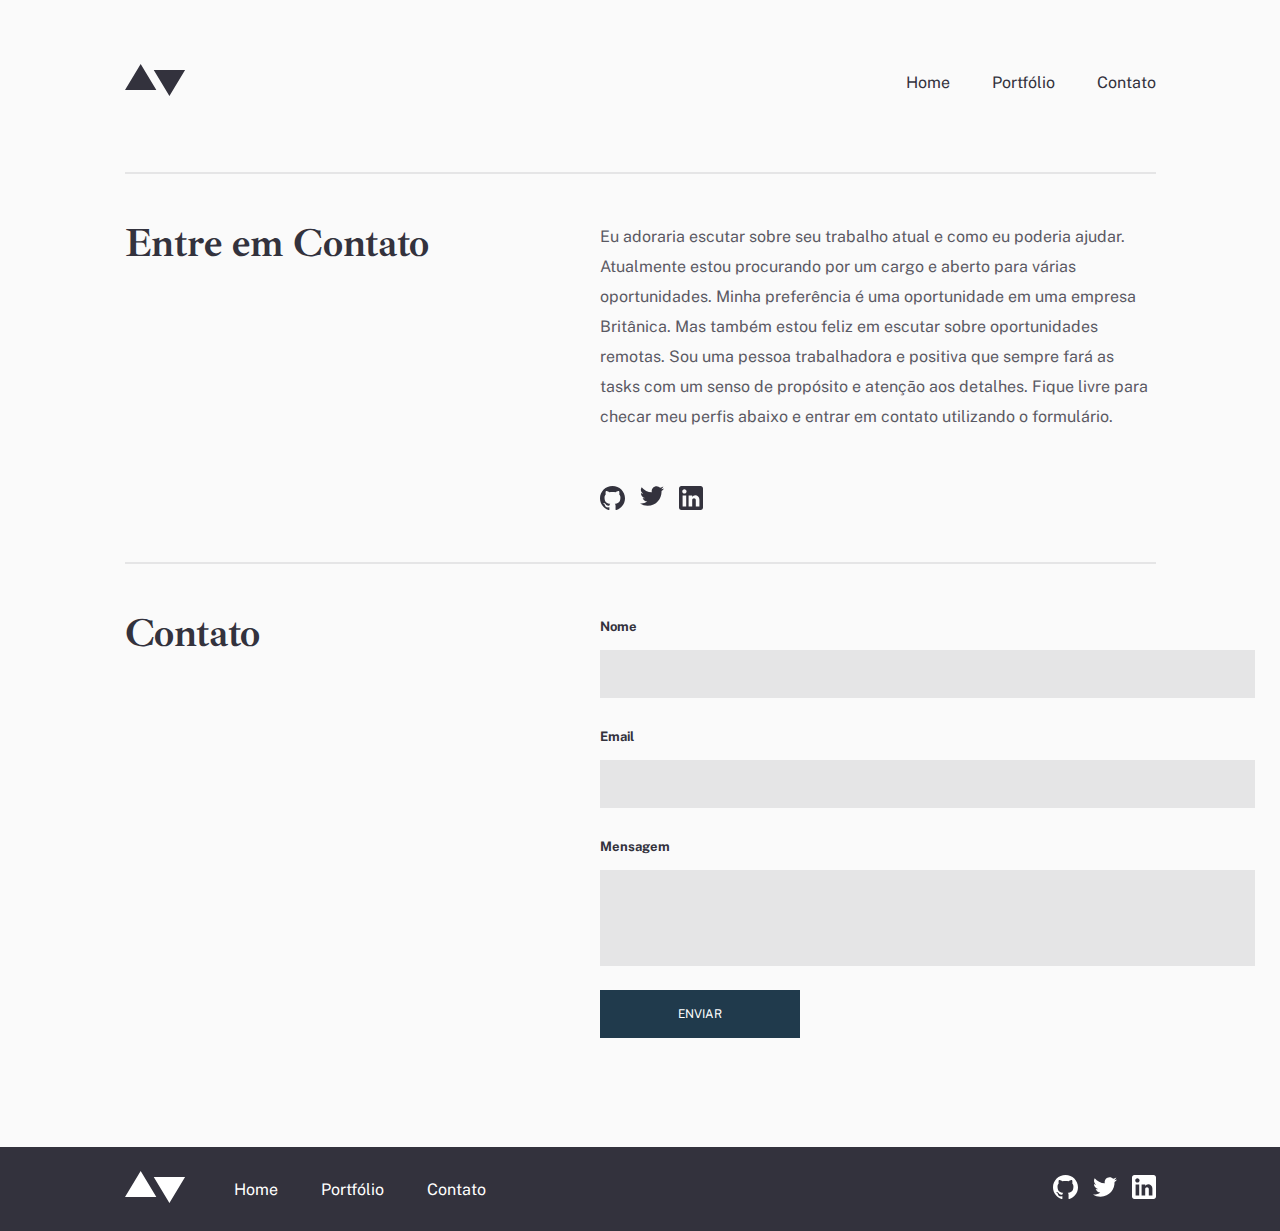
<file: pages/contato/index.html>
<!DOCTYPE html>
<html lang="pt">

<head>
    <meta charset="UTF-8">
    <link rel="stylesheet" href="style.css">
    <link rel="stylesheet" href="/css/global.css">
    <meta name="viewport" content="width=device-width, initial-scale=1.0">
    <link rel="preconnect" href="https://fonts.googleapis.com">
    <link rel="preconnect" href="https://fonts.gstatic.com" crossorigin>
    <link href="https://fonts.googleapis.com/css2?family=Ibarra+Real+Nova:wght@400;700&family=Public+Sans&display=swap"
        rel="stylesheet">
    <title>Contato</title>
</head>

<body>
    <header class="header">
        <a href="/pages/home/index.html"><img src="/assets/logo-dark.svg"></a>
        <nav class="header__nav">
            <ul class="header__ul">
                <li class="header__link"><a href="/pages/home/index.html">Home</a></li>
                <li class="header__link"><a href="/pages/portfolio/index.html">Portfólio</a></li>
                <li class="header__link"><a href="/pages/contato/index.html">Contato</a></li>
            </ul>
        </nav>
    </header>
    <hr class="contato__line-top">
    <div class="entre-em-contato__container">
        <div class="entre-em-contato__title">
            <h2 class="entre-em-contato__container--title">Entre em Contato</h2>
        </div>
        <div class="entre-em-contato__text">
            <p class="entre-em-contato__container--text body1">
                Eu adoraria escutar sobre seu trabalho atual e como eu poderia ajudar. Atualmente estou procurando por um cargo e aberto para várias oportunidades. Minha preferência é uma oportunidade em uma empresa Britânica. Mas também estou feliz em escutar sobre oportunidades remotas. Sou uma pessoa trabalhadora e positiva que sempre fará as tasks com um senso de propósito e atenção aos detalhes. Fique livre para checar meu perfis abaixo e entrar em contato utilizando o formulário.
            </p>
            <div class="entre-em-contato--redes-sociais">
                <ul class="entre-em-contato__ul--redes-sociais">
                    <li class="entre-em-contato__link--redes-sociais"><img src="/assets/icons/github-dark.svg"></li>
                    <li class="entre-em-contato__link--redes-sociais"><img src="/assets/icons/twitter-dark.svg"></li>
                    <li class="entre-em-contato__link--redes-sociais"><img src="/assets/icons/linkedin-dark.svg"></li>
                </ul>
            </div>
        </div>
    </div>
    <hr class="contato__line-bottom">
    <div class="contato__container">
        <div class="entre-em-contato__title">
            <h2 class="entre-em-contato__container--title">Contato</h2>
        </div>
        <div class="contato__inputs">
            <div class="nome__input">
                <label for="nome-txt">Nome</label>
                <input id="nome-txt" type="text">
            </div>
            <div class="email__input">
                <label for="email-txt">Email</label>
                <input id="email-txt" type="text">
            </div>
            <div class="msg__input">
                <label for="msg-txt">Mensagem</label>
                <input id="msg-txt" type="text">
            </div>
            <a class="input__btn primary-btn" href="">Enviar</a>
        </div>
    </div>
    <footer class="footer">
        <div class="footer_menu">
            <a href="/pages/home/index.html"><img class="footer_img" src="/assets/logo-light.svg" alt="logo"></a>
            <nav class="footer__nav--menu">
                <ul class="footer__ul header__ul">
                    <li class="footer__link"><a href="/pages/home/index.html">Home</a></li>
                    <li class="footer__link"><a href="/pages/portfolio/index.html">Portfólio</a></li>
                    <li class="footer__link"><a href="/pages/contato/index.html">Contato</a></li>
                </ul>
            </nav>
        </div>
        <div class="footer_redes-sociais">
            <ul class="footer__ul--redes-sociais">
                <li class="footer__link-redes-sociais"><img src="/assets/icons/github-light.svg"></li>
                <li class="footer__link-redes-sociais"><img src="/assets/icons/twitter-light.svg"></li>
                <li class="footer__link-redes-sociais"><img src="/assets/icons/linkedin-light.svg"></li>
            </ul>
        </div>
    </footer>
</body>
</file>
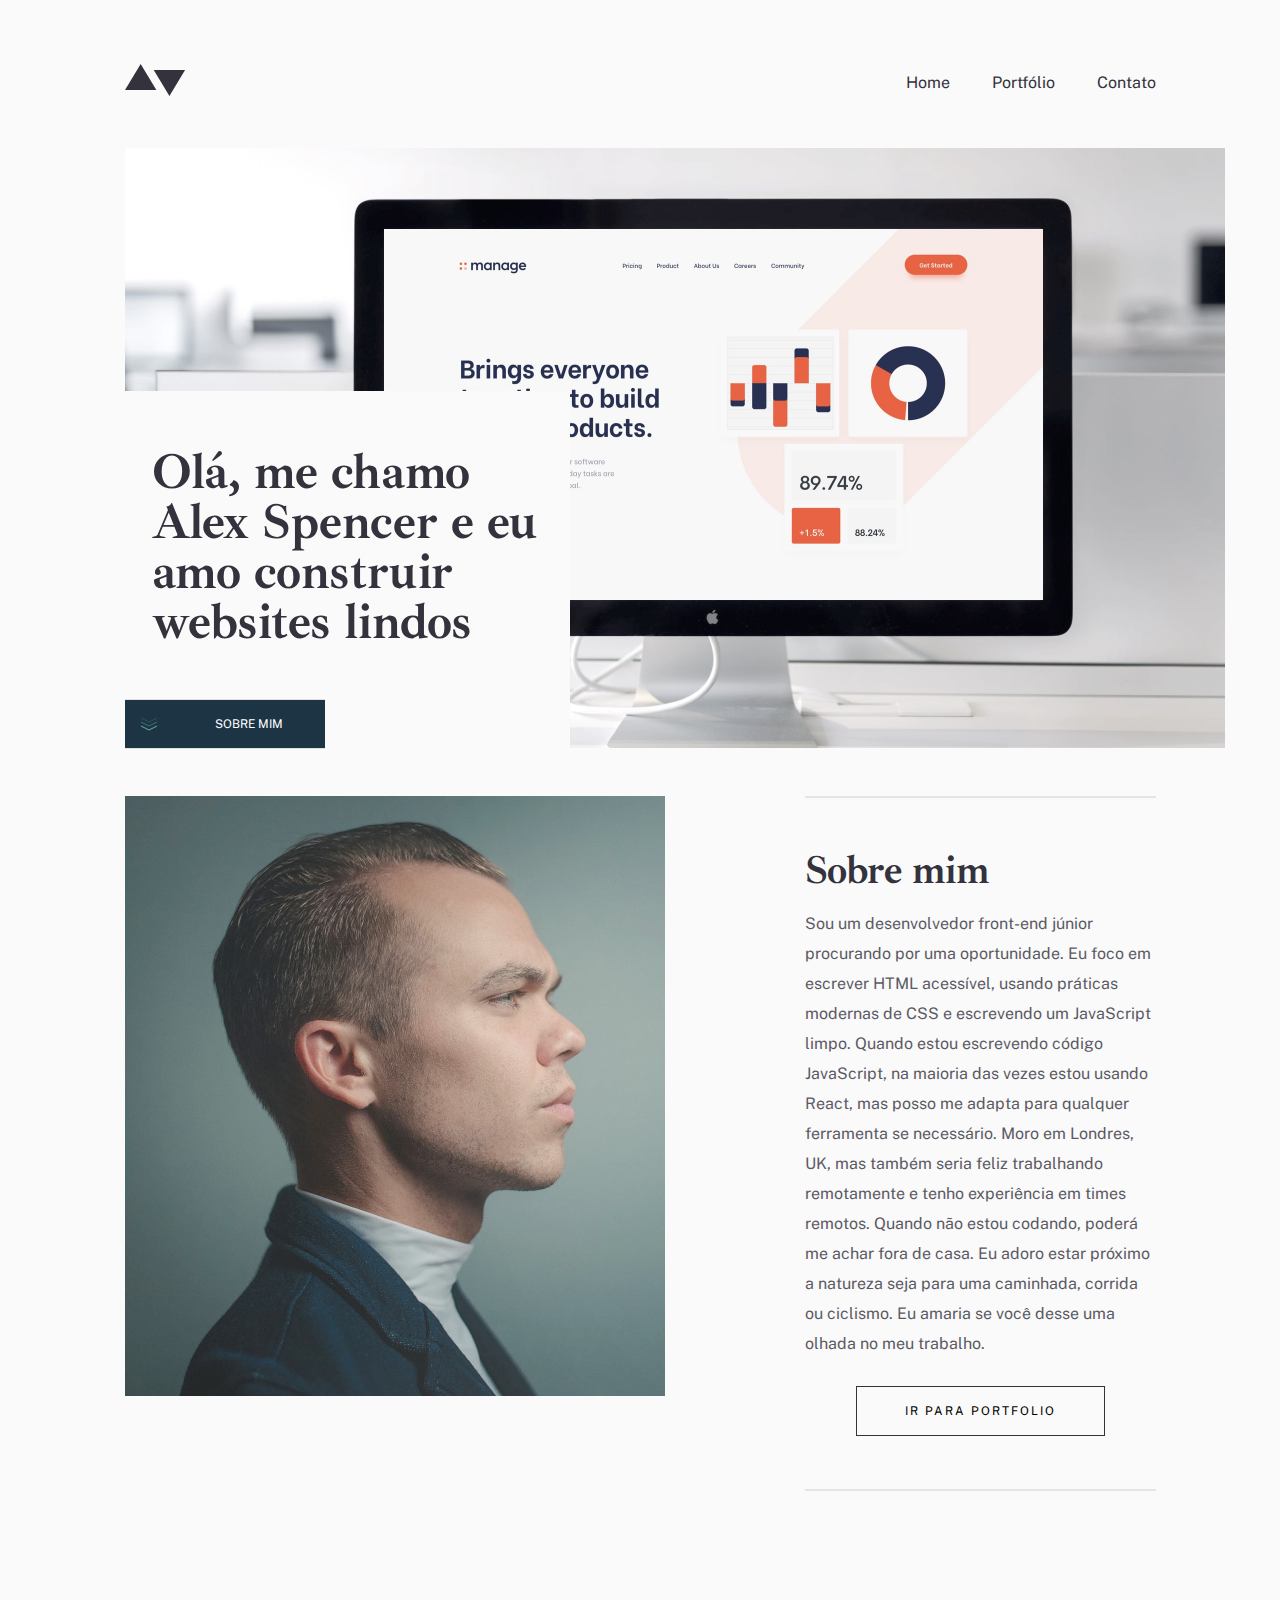
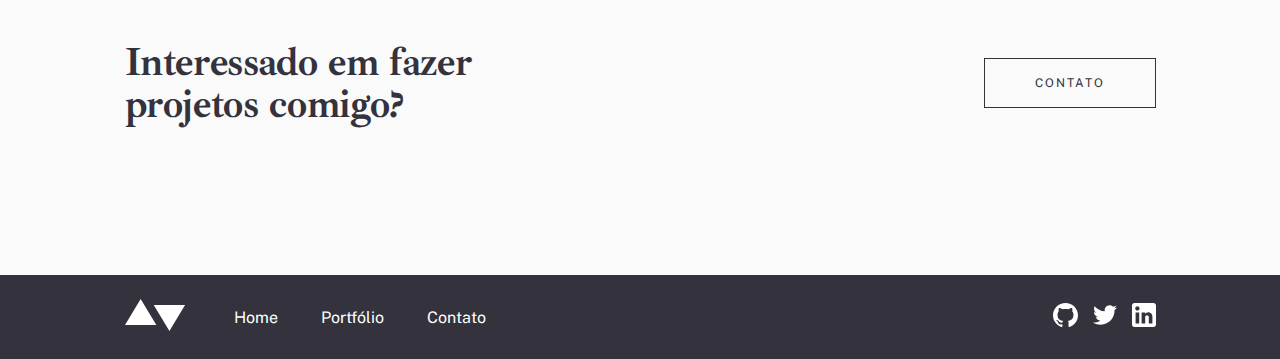
<file: pages/home/index.html>
<!DOCTYPE html>
<html lang="pt">

<head>
    <meta charset="UTF-8">
    <meta http-equiv="X-UA-Compatible" content="IE=edge">
    <link rel="stylesheet" href="style.css">
    <link rel="stylesheet" href="/css/global.css">
    <meta name="viewport" content="width=device-width, initial-scale=1.0">
    <link rel="preconnect" href="https://fonts.googleapis.com">
    <link rel="preconnect" href="https://fonts.gstatic.com" crossorigin>
    <link href="https://fonts.googleapis.com/css2?family=Ibarra+Real+Nova:wght@400;700&family=Public+Sans&display=swap"
        rel="stylesheet">
    <title>Home</title>
</head>


<body>
    <header class="header">
        <a href="/pages/home/index.html"><img src="/assets/logo-dark.svg"></a>
        <nav class="header__nav">
            <ul class="header__ul">
                <li class="header__link"><a href="/pages/home/index.html">Home</a></li>
                <li class="header__link"><a href="/pages/portfolio/index.html">Portfólio</a></li>
                <li class="header__link"><a href="/pages/contato/index.html">Contato</a></li>
            </ul>
        </nav>
    </header>
    <div class="hero-section">
        <div class="hero">
            <h1 class="hero_presentation">
                Olá, me chamo Alex Spencer e eu amo construir websites lindos
            </h1>
            <div class="hero__container_btn">
                <div class="hero__img">
                    <img class="hero__img-btn" src="/assets/icons/down-arrows.svg">
                    <a href="#sobre-mim" class="hero__btn primary-btn">SOBRE MIM</a>
                </div>
                
            </div>
        </div>
    </div>
    <div class="sobre-mim-section">
        <img class="sobre-mim__img" src="/assets/home/image-homepage-profile.jpg" alt="pessoa">
        <div class="sobre-mim_message">
            <hr class="sobre-mim__line-top">
            <h2 id="sobre-mim" class="sobre-mim__titulo">Sobre mim</h2>
            <p class="sobre-mim__text body1">
                Sou um desenvolvedor front-end júnior procurando por uma oportunidade. Eu foco em escrever HTML
                acessível, usando práticas modernas de CSS e escrevendo um JavaScript limpo. Quando estou escrevendo
                código JavaScript, na maioria das vezes estou usando React, mas posso me adapta para qualquer ferramenta
                se necessário. Moro em Londres, UK, mas também seria feliz trabalhando remotamente e tenho experiência
                em times remotos. Quando não estou codando, poderá me achar fora de casa. Eu adoro estar próximo a
                natureza seja para uma caminhada, corrida ou ciclismo. Eu amaria se você desse uma olhada no meu
                trabalho.
            </p>
            <a href="/pages/portfolio/index.html" class="sobre-mim__btn secondary-btn">IR PARA PORTFOLIO</a>
            <hr class="sobre-mim__line-bottom">
        </div>
    </div>
    <div class="contato-section">
        <h2 class="contato_interest">
            Interessado em fazer projetos comigo?
        </h2>
        <a href="/pages/contato/index.html" class="contato__btn secondary-btn">Contato</a>
    </div>
    <footer class="footer">
        <div class="footer_menu">
            <a href="/pages/home/index.html"><img class="footer_img" src="/assets/logo-light.svg" alt="logo"></a>
            <nav class="footer__nav--menu">
                <ul class="footer__ul header__ul">
                    <li class="footer__link"><a href="/pages/home/index.html">Home</a></li>
                    <li class="footer__link"><a href="/pages/portfolio/index.html">Portfólio</a></li>
                    <li class="footer__link"><a href="/pages/contato/index.html">Contato</a></li>
                </ul>
            </nav>
        </div>
        <div class="footer_redes-sociais">
            <ul class="footer__ul--redes-sociais">
                <li class="footer__link-redes-sociais"><img src="/assets/icons/github-light.svg"></li>
                <li class="footer__link-redes-sociais"><img src="/assets/icons/twitter-light.svg"></li>
                <li class="footer__link-redes-sociais"><img src="/assets/icons/linkedin-light.svg"></li>
            </ul>
        </div>
    </footer>
</body>


</html>
</file>
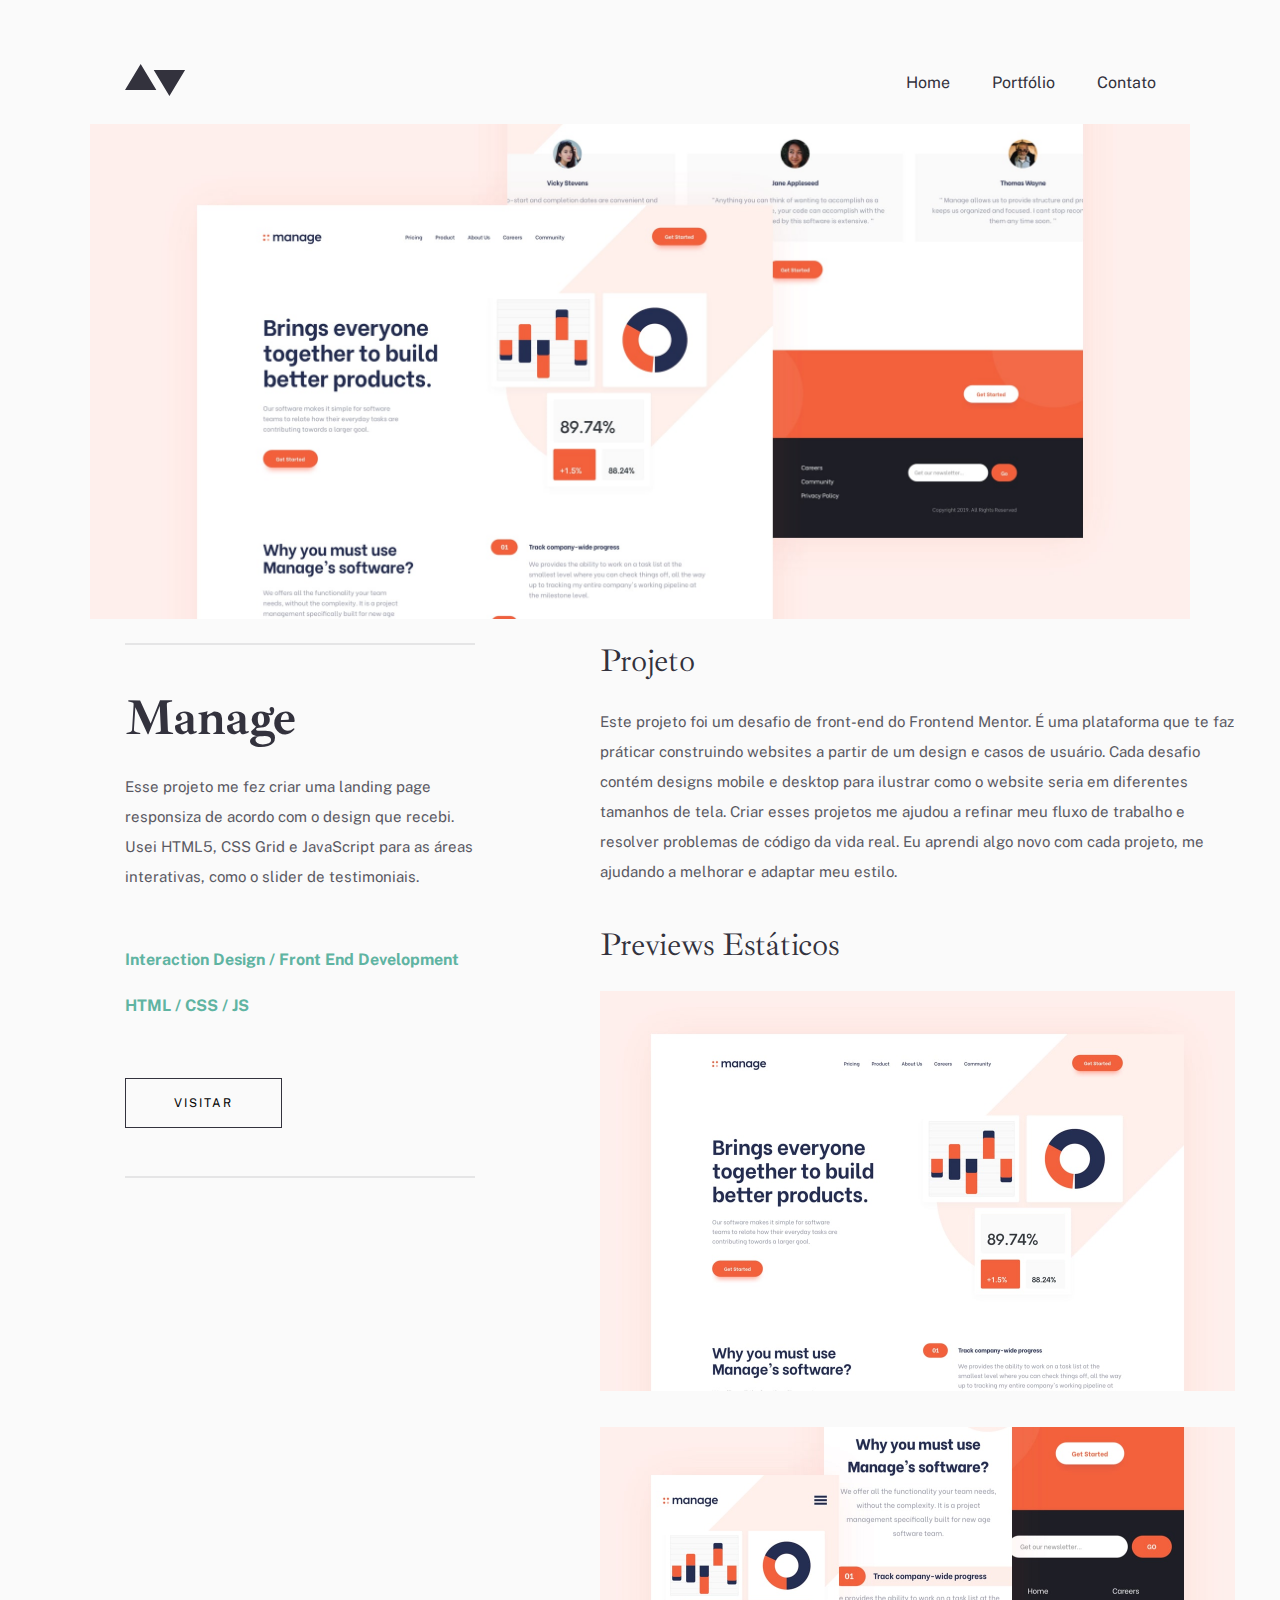
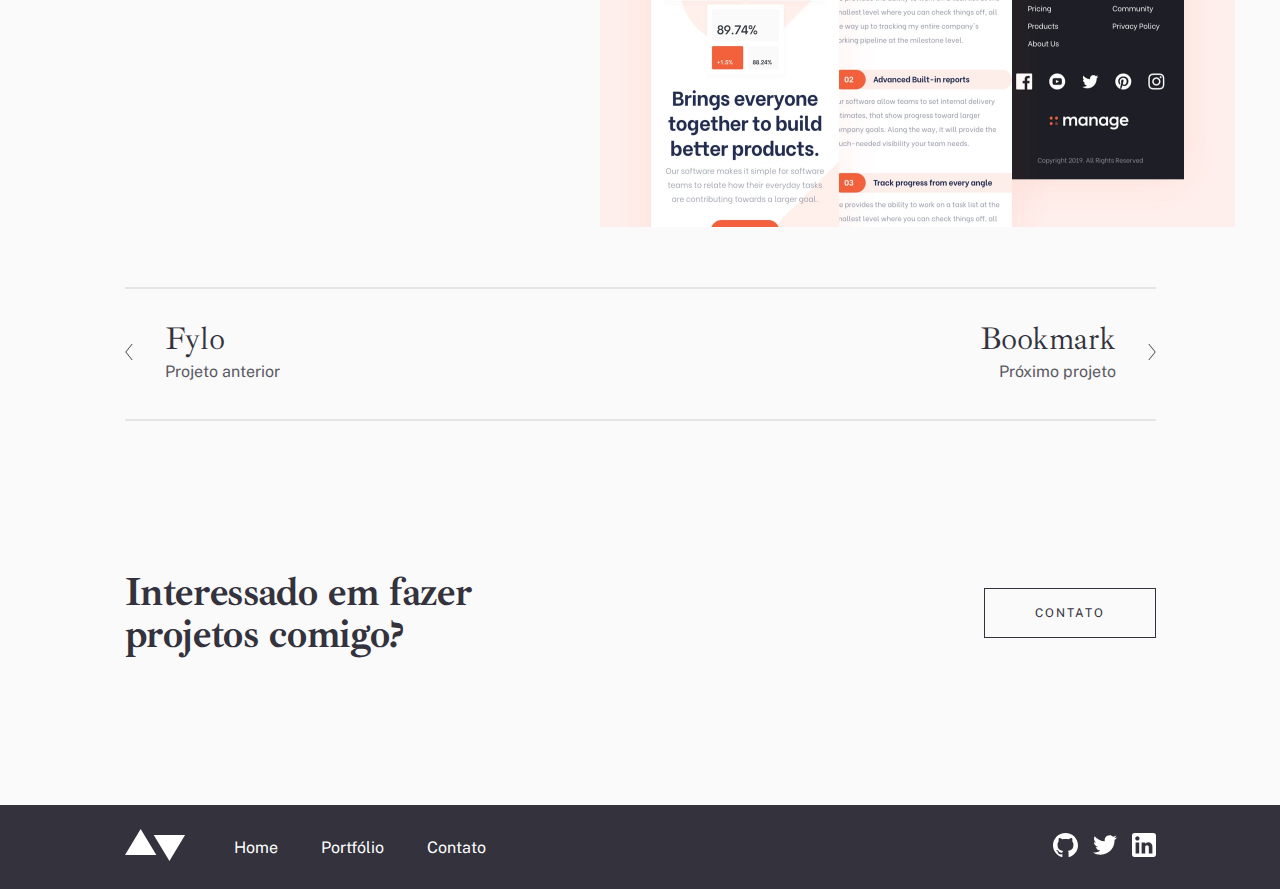
<file: pages/portfolio-01-manage/index.html>
<!DOCTYPE html>
<html lang="pt">

<head>
    <meta charset="UTF-8">
    <link rel="stylesheet" href="style.css">
    <link rel="stylesheet" href="/css/global.css">
    <meta name="viewport" content="width=device-width, initial-scale=1.0">
    <link rel="preconnect" href="https://fonts.googleapis.com">
    <link rel="preconnect" href="https://fonts.gstatic.com" crossorigin>
    <link href="https://fonts.googleapis.com/css2?family=Ibarra+Real+Nova:wght@400;700&family=Public+Sans&display=swap"
        rel="stylesheet">
    <title>Portfólio - Manage</title>
</head>

<body>
    <header class="header">
        <a href="/pages/home/index.html"><img src="/assets/logo-dark.svg"></a>
        <nav class="header__nav">
            <ul class="header__ul">
                <li class="header__link"><a href="/pages/home/index.html">Home</a></li>
                <li class="header__link"><a href="/pages/portfolio/index.html">Portfólio</a></li>
                <li class="header__link"><a href="/pages/contato/index.html">Contato</a></li>
            </ul>
        </nav>
    </header>
    <img class="hero-img" src="/assets/portfolio/manage/image-manage-hero.jpg">
    <div class="portfolio-container">
        <div class="portfolio-manage">
            <hr class="portfolio-manage__line-top">
            <h1 class="portfolio-manage__title">Manage</h1>
            <p class="portfolio-manage__text body2">
                Esse projeto me fez criar uma landing page responsiza de acordo com o design que recebi. Usei HTML5, CSS Grid e JavaScript para as áreas interativas, como o slider de testimoniais.
            </p>
            <span class="portfolio-manage__span t1">Interaction Design / Front End Development</span>
            <span class="portfolio-manage__span t2">HTML / CSS / JS</span>
            <a href="/pages/portfolio-01-manage/index.html" class="portfolio-manage__btn secondary-btn">VISITAR</a>
            <hr class="portfolio-manage__line-bottom">
        </div>
        <div class="portfolio-projeto-preview">
            <h3 class="portfolio-projeto__title">Projeto</h3>
            <p class="portfolio-projeto__text body2">
                Este projeto foi um desafio de front-end do Frontend Mentor.  É uma plataforma que te faz práticar construindo websites  a partir de um design e casos de usuário. Cada desafio contém designs mobile e desktop para ilustrar como o website seria em diferentes tamanhos de tela. Criar esses projetos me ajudou a refinar meu fluxo de trabalho e resolver problemas de código da vida real. Eu aprendi algo novo com cada projeto, me ajudando a melhorar e adaptar meu estilo.
            </p>
            <h3 class="portfolio-preview__title">Previews Estáticos</h3>
            <img src="/assets/portfolio/manage/image-manage-preview-1.jpg">
            <img src="/assets/portfolio/manage/image-manage-preview-2.jpg">
        </div>
    </div>
    <hr class="projects-bar__line-top">
    <div class="projects-bar">
        <div class="projects-bar__container-fylo">
            <a href="/pages/portfolio-04-fylo/index.html"><img class="projects-bar__img" src="/assets/icons/arrow-left.svg"></a> 
            <div class="projects-bar__texts-fylo">
                <h3 projects-bar--title>Fylo</h3>
                <p class="projects-bar--text body1">
                    Projeto anterior
                </p>
            </div>
        </div>
        <div class="projects-bar__container-bookmark">
            <div class="projects-bar__texts-bookmark">
                <h3 projects-bar--title>Bookmark</h3>
                <p class="projects-bar--text body1">
                    Próximo projeto
                </p>
            </div>
            <a href="/pages/portfolio-02-bookmark/index.html"><img class="projects-bar__img" src="/assets/icons/arrow-right.svg"></a>
        </div>
    </div>
    <hr class="projects-bar__line-bottom">
    <div class="contato-section">
        <h2 class="contato_interest">
            Interessado em fazer projetos comigo?
        </h2>
        <a href="#" class="contato__btn secondary-btn">Contato</a>
    </div>
    <footer class="footer">
        <div class="footer_menu">
            <a href="/pages/home/index.html"><img class="footer_img" src="/assets/logo-light.svg" alt="logo"></a>
            <nav class="footer__nav--menu">
                <ul class="footer__ul header__ul">
                    <li class="footer__link"><a href="/pages/home/index.html">Home</a></li>
                    <li class="footer__link"><a href="/pages/portfolio/index.html">Portfólio</a></li>
                    <li class="footer__link"><a href="/pages/contato/index.html">Contato</a></li>
                </ul>
            </nav>
        </div>
        <div class="footer_redes-sociais">
            <ul class="footer__ul--redes-sociais">
                <li class="footer__link-redes-sociais"><img src="/assets/icons/github-light.svg"></li>
                <li class="footer__link-redes-sociais"><img src="/assets/icons/twitter-light.svg"></li>
                <li class="footer__link-redes-sociais"><img src="/assets/icons/linkedin-light.svg"></li>
            </ul>
        </div>
    </footer>
</body>
</file>
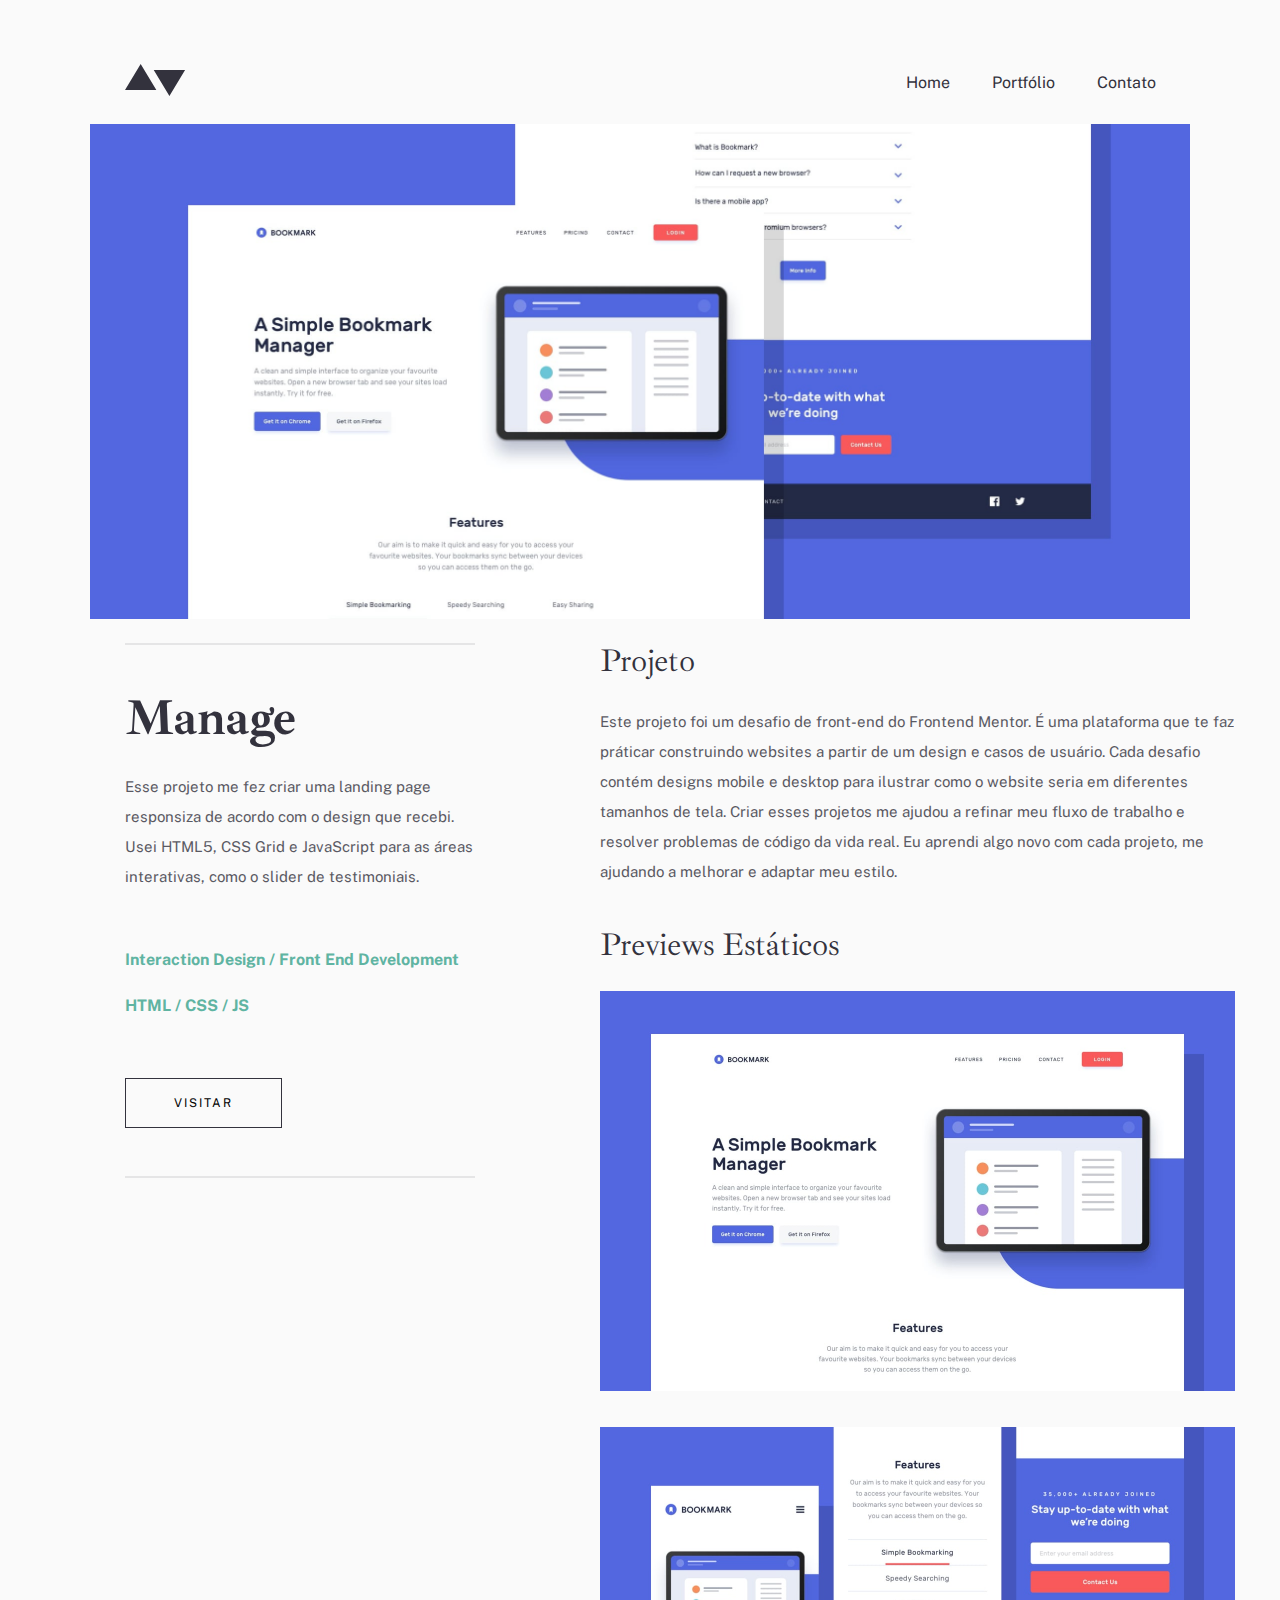
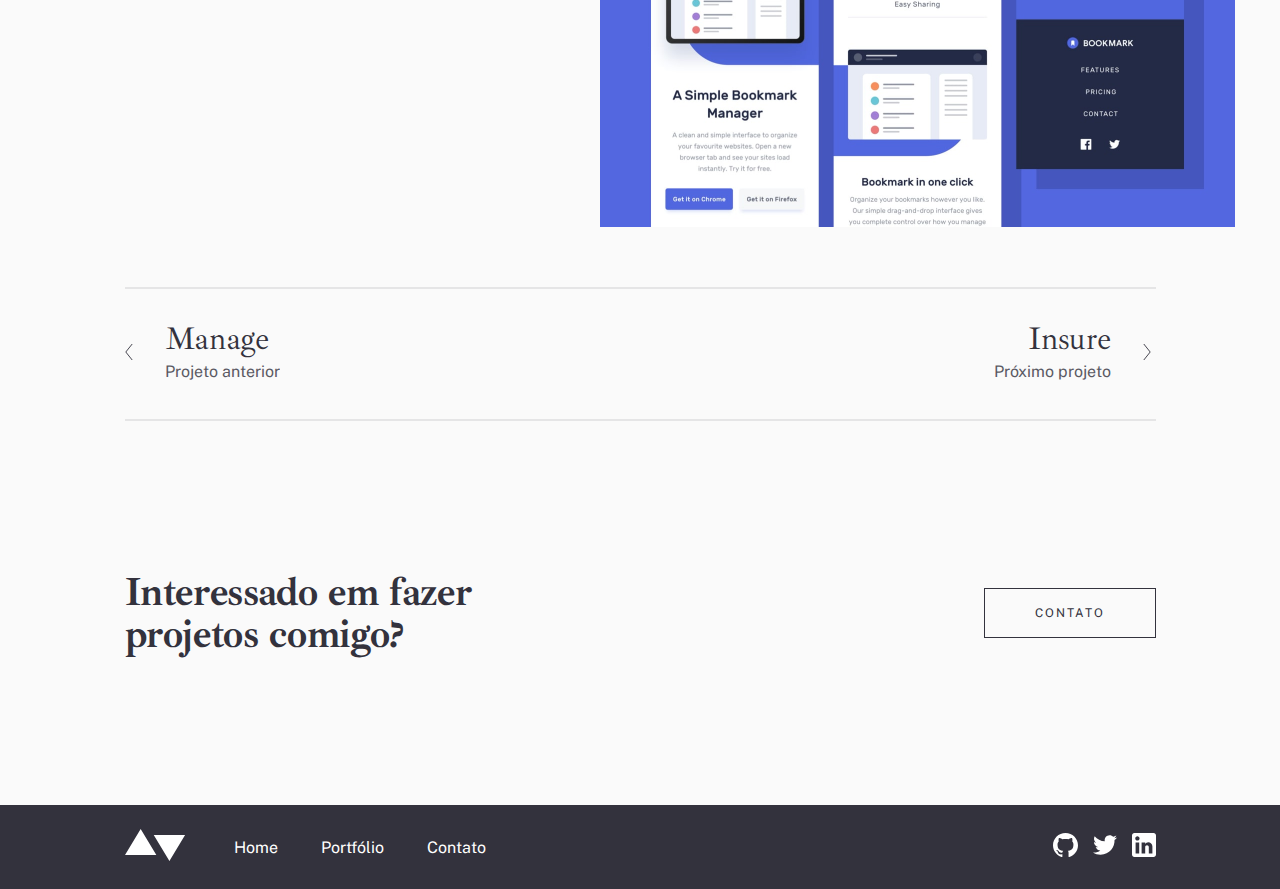
<file: pages/portfolio-02-bookmark/index.html>
<!DOCTYPE html>
<html lang="pt">

<head>
    <meta charset="UTF-8">
    <link rel="stylesheet" href="/pages/portfolio-01-manage/style.css">
    <link rel="stylesheet" href="/css/global.css">
    <meta name="viewport" content="width=device-width, initial-scale=1.0">
    <link rel="preconnect" href="https://fonts.googleapis.com">
    <link rel="preconnect" href="https://fonts.gstatic.com" crossorigin>
    <link href="https://fonts.googleapis.com/css2?family=Ibarra+Real+Nova:wght@400;700&family=Public+Sans&display=swap"
        rel="stylesheet">
    <title>Portfólio - Bookmark</title>
</head>

<body>
    <header class="header">
        <a href="/pages/home/index.html"><img src="/assets/logo-dark.svg"></a>
        <nav class="header__nav">
            <ul class="header__ul">
                <li class="header__link"><a href="/pages/home/index.html">Home</a></li>
                <li class="header__link"><a href="/pages/portfolio/index.html">Portfólio</a></li>
                <li class="header__link"><a href="/pages/contato/index.html">Contato</a></li>
            </ul>
        </nav>
    </header>
    <img class="hero-img" src="/assets/portfolio/bookmark/image-bookmark-hero.jpg">
    <div class="portfolio-container">
        <div class="portfolio-manage">
            <hr class="portfolio-manage__line-top">
            <h1 class="portfolio-manage__title">Manage</h1>
            <p class="portfolio-manage__text body2">
                Esse projeto me fez criar uma landing page responsiza de acordo com o design que recebi. Usei HTML5, CSS Grid e JavaScript para as áreas interativas, como o slider de testimoniais.
            </p>
            <span class="portfolio-manage__span t1">Interaction Design / Front End Development</span>
            <span class="portfolio-manage__span t2">HTML / CSS / JS</span>
            <a href="/pages/portfolio-01-manage/index.html" class="portfolio-manage__btn secondary-btn">VISITAR</a>
            <hr class="portfolio-manage__line-bottom">
        </div>
        <div class="portfolio-projeto-preview">
            <h3 class="portfolio-projeto__title">Projeto</h3>
            <p class="portfolio-projeto__text body2">
                Este projeto foi um desafio de front-end do Frontend Mentor.  É uma plataforma que te faz práticar construindo websites  a partir de um design e casos de usuário. Cada desafio contém designs mobile e desktop para ilustrar como o website seria em diferentes tamanhos de tela. Criar esses projetos me ajudou a refinar meu fluxo de trabalho e resolver problemas de código da vida real. Eu aprendi algo novo com cada projeto, me ajudando a melhorar e adaptar meu estilo.
            </p>
            <h3 class="portfolio-preview__title">Previews Estáticos</h3>
            <img src="/assets/portfolio/bookmark/image-bookmark-preview-1.jpg">
            <img src="/assets/portfolio/bookmark/image-bookmark-preview-2.jpg">
        </div>
    </div>
    <hr class="projects-bar__line-top">
    <div class="projects-bar">
        <div class="projects-bar__container-fylo">
            <a href="/pages/portfolio-01-manage/index.html"><img class="projects-bar__img" src="/assets/icons/arrow-left.svg"></a> 
            <div class="projects-bar__texts-fylo">
                <h3 projects-bar--title>Manage</h3>
                <p class="projects-bar--text body1">
                    Projeto anterior
                </p>
            </div>
        </div>
        <div class="projects-bar__container-bookmark">
            <div class="projects-bar__texts-bookmark">
                <h3 projects-bar--title>Insure</h3>
                <p class="projects-bar--text body1">
                    Próximo projeto
                </p>
            </div>
            <a href="/pages/portfolio-03-insure/index.html"><img class="projects-bar__img" src="/assets/icons/arrow-right.svg"></a> 
        </div>
    </div>
    <hr class="projects-bar__line-bottom">
    <div class="contato-section">
        <h2 class="contato_interest">
            Interessado em fazer projetos comigo?
        </h2>
        <a href="#" class="contato__btn secondary-btn">Contato</a>
    </div>
    <footer class="footer">
        <div class="footer_menu">
            <a href="/pages/home/index.html"><img class="footer_img" src="/assets/logo-light.svg" alt="logo"></a>
            <nav class="footer__nav--menu">
                <ul class="footer__ul header__ul">
                    <li class="footer__link"><a href="/pages/home/index.html">Home</a></li>
                    <li class="footer__link"><a href="/pages/portfolio/index.html">Portfólio</a></li>
                    <li class="footer__link"><a href="/pages/contato/index.html">Contato</a></li>
                </ul>
            </nav>
        </div>
        <div class="footer_redes-sociais">
            <ul class="footer__ul--redes-sociais">
                <li class="footer__link-redes-sociais"><img src="/assets/icons/github-light.svg"></li>
                <li class="footer__link-redes-sociais"><img src="/assets/icons/twitter-light.svg"></li>
                <li class="footer__link-redes-sociais"><img src="/assets/icons/linkedin-light.svg"></li>
            </ul>
        </div>
    </footer>
</body>
</file>
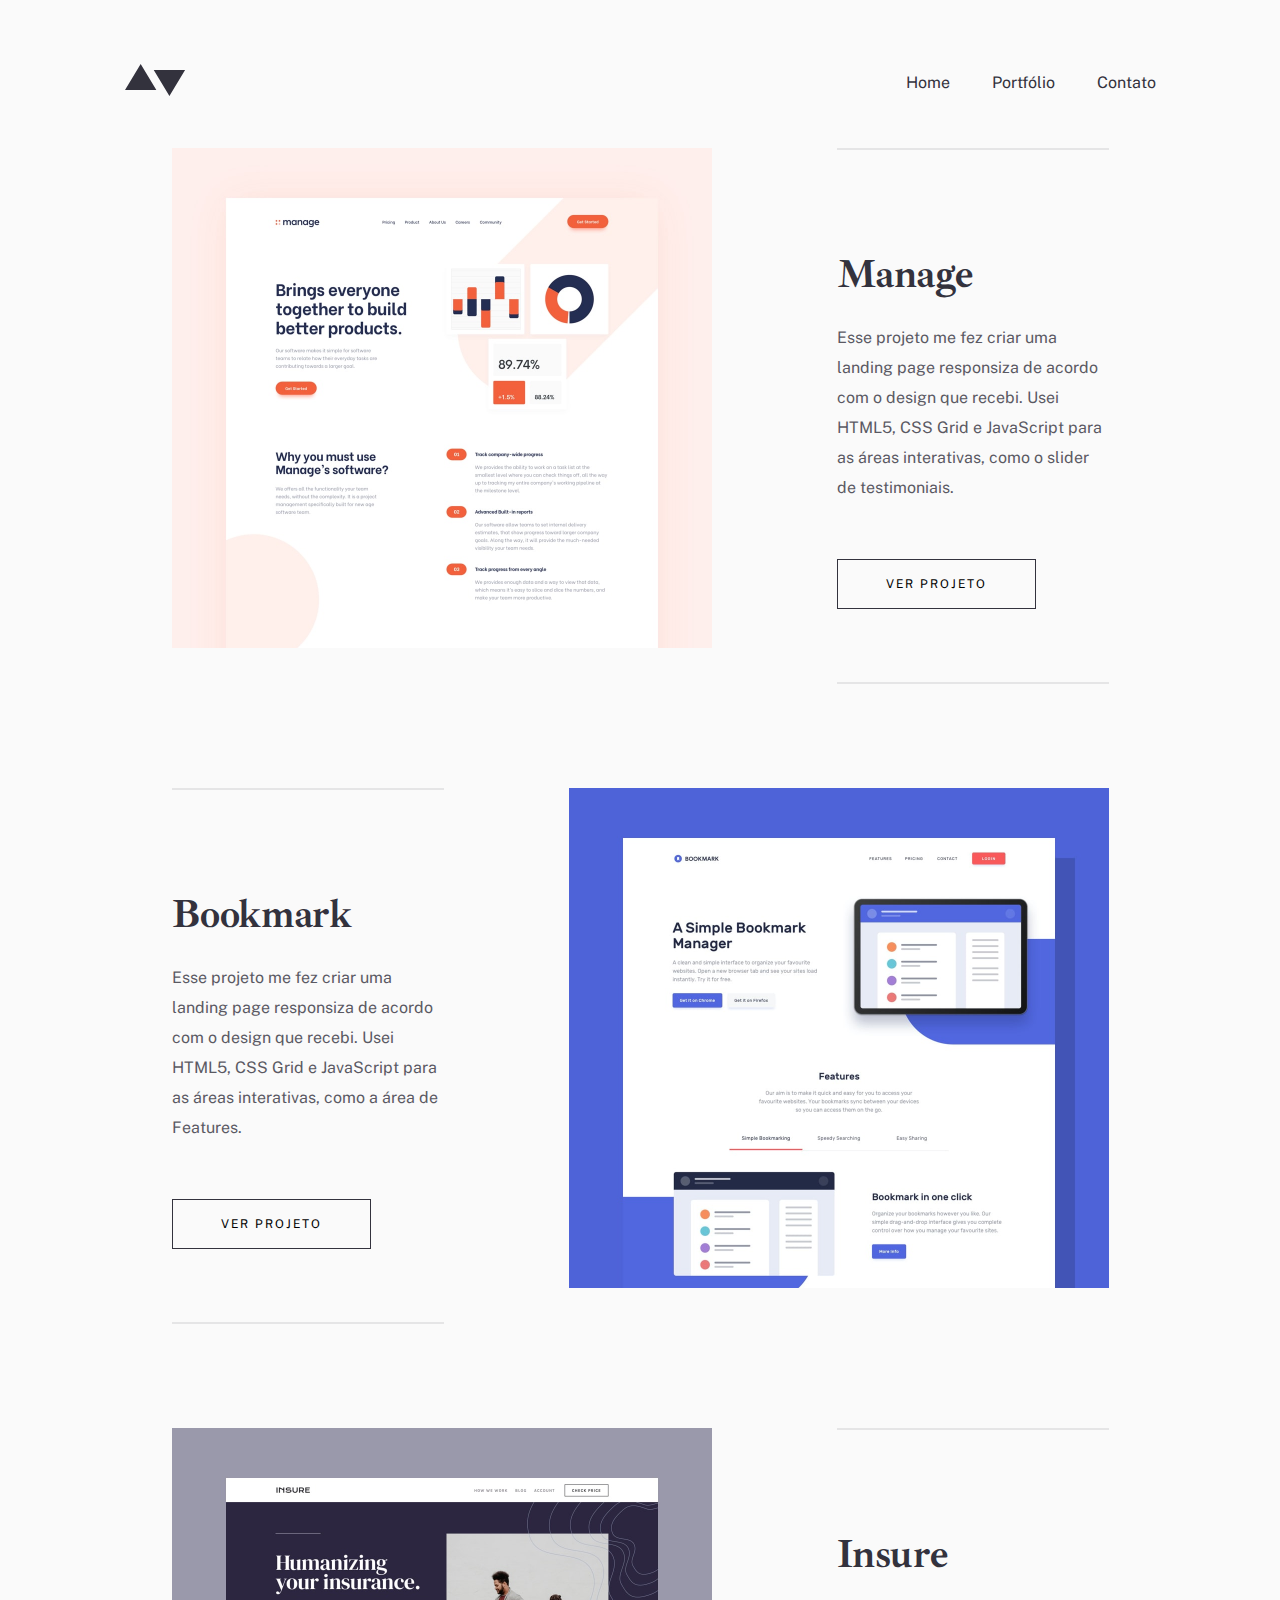
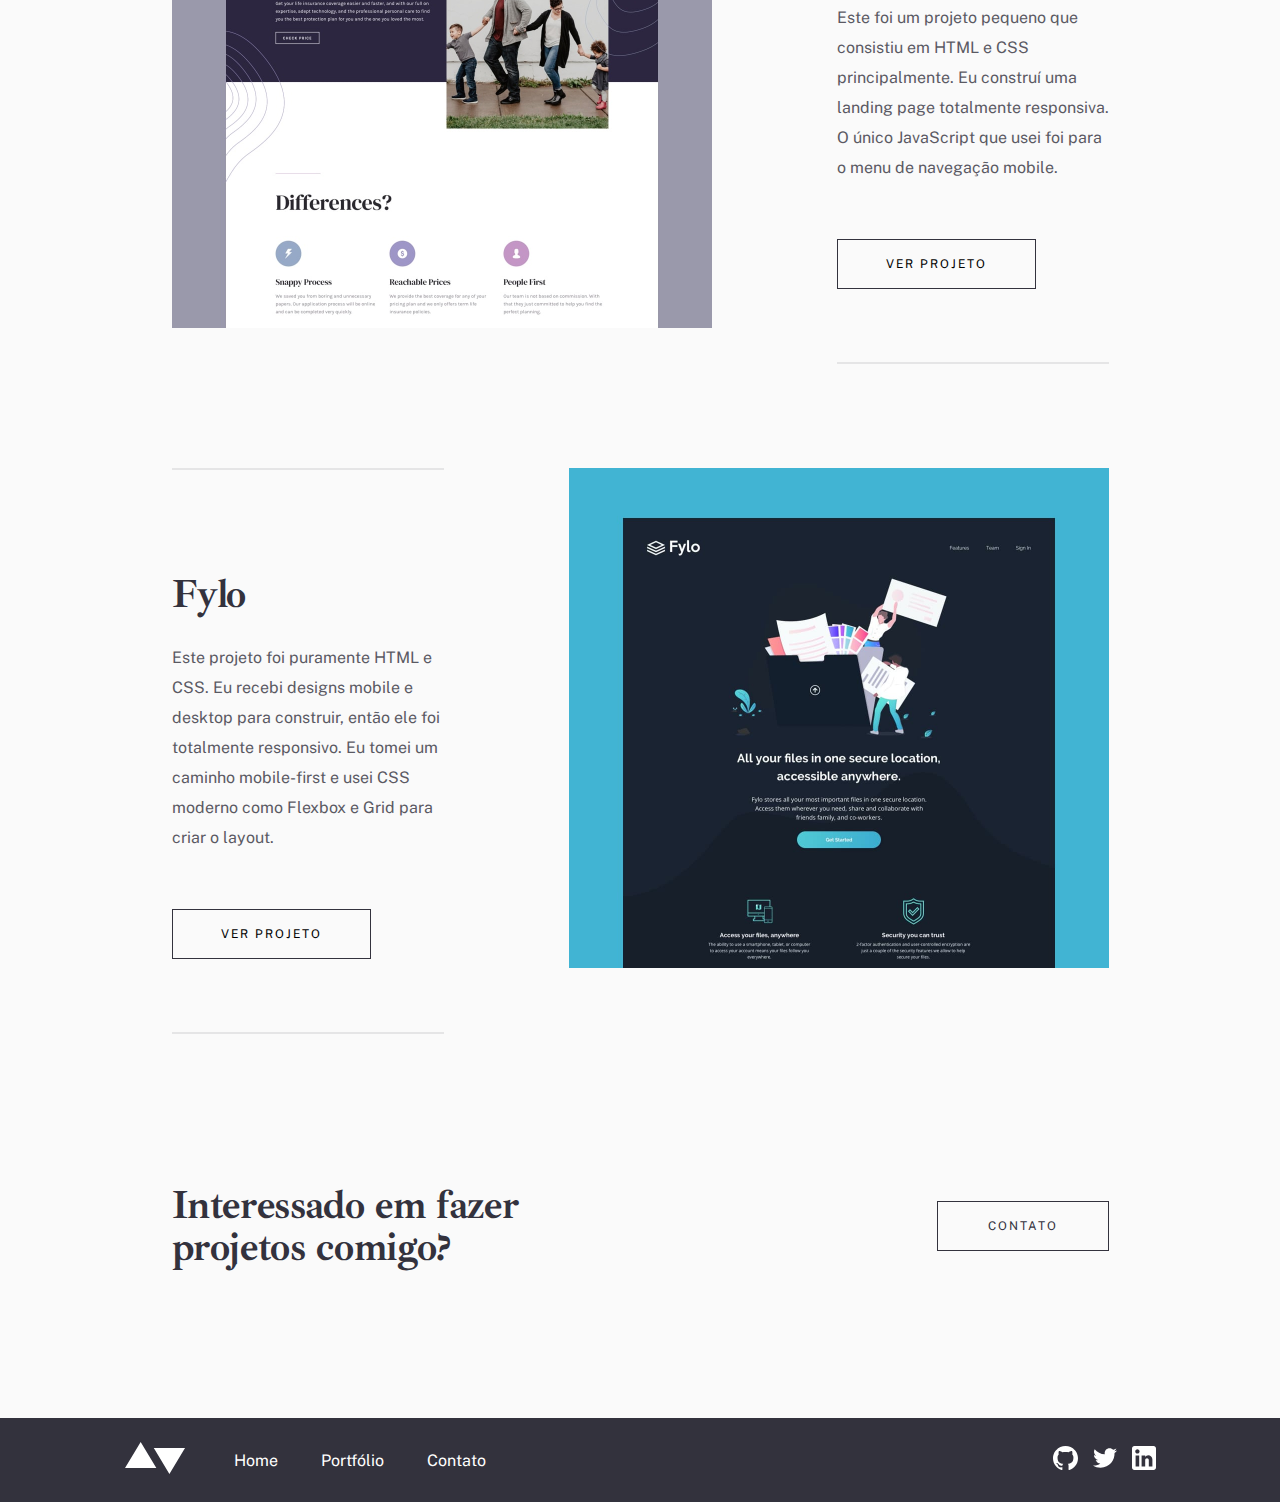
<file: pages/portfolio/index.html>
<!DOCTYPE html>
<html lang="pt">

<head>
    <meta charset="UTF-8">
    <link rel="stylesheet" href="style.css">
    <link rel="stylesheet" href="/css/global.css">
    <meta name="viewport" content="width=device-width, initial-scale=1.0">
    <link rel="preconnect" href="https://fonts.googleapis.com">
    <link rel="preconnect" href="https://fonts.gstatic.com" crossorigin>
    <link href="https://fonts.googleapis.com/css2?family=Ibarra+Real+Nova:wght@400;700&family=Public+Sans&display=swap"
        rel="stylesheet">
    <title>Portfólio</title>
</head>

<body>
    <header class="header">
        <a href="/pages/home/index.html"><img src="/assets/logo-dark.svg"></a>
        <nav class="header__nav">
            <ul class="header__ul">
                <li class="header__link"><a href="/pages/home/index.html">Home</a></li>
                <li class="header__link"><a href="/pages/portfolio/index.html">Portfólio</a></li>
                <li class="header__link"><a href="/pages/contato/index.html">Contato</a></li>
            </ul>
        </nav>
    </header>
    <div class="manage-section">
        <img class="manage__img" src="/assets/portfolio/manage/image-portfolio-manage.jpg" alt="portfolio">
        <div class="manage-message">
            <hr class="manage__line-top">
            <h2 class="manage__titulo">Manage</h2>
            <p class="manage__text body1">
                Esse projeto me fez criar uma landing page responsiza de acordo com o design que recebi. Usei HTML5, CSS
                Grid e JavaScript para as áreas interativas, como o slider de testimoniais.
            </p>
            <a href="/pages/portfolio-01-manage/index.html" class="manage__btn secondary-btn">VER PROJETO</a>
            <hr class="manage__line-bottom">
        </div>
    </div>
    <div class="bookmark-section">
        <div class="bookmark-message">
            <hr class="bookmark__line-top">
            <h2 class="bookmark__titulo">Bookmark</h2>
            <p class="bookmark__text body1">
                Esse projeto me fez criar uma landing page responsiza de acordo com o design que recebi. Usei HTML5, CSS
                Grid e JavaScript para as áreas interativas, como a área de Features.
            </p>
            <a href="/pages/portfolio-02-bookmark/index.html" class="bookmark__btn secondary-btn">VER PROJETO</a>
            <hr class="bookmark__line-bottom">
        </div>
        <img class="bookmark__img" src="/assets/portfolio/bookmark/image-portfolio-bookmark.jpg" alt="portfolio">
    </div>
    <div class="insure-section">
        <img class="insure__img" src="/assets/portfolio/insure/image-portfolio-insure.jpg" alt="portfolio">
        <div class="insure-message">
            <hr class="insure__line-top">
            <h2 class="insure__titulo">Insure</h2>
            <p class="insure__text body1">
                Este foi um projeto pequeno que consistiu em HTML e CSS principalmente. Eu construí uma landing page
                totalmente responsiva. O único JavaScript que usei foi para o menu de navegação mobile.
            </p>
            <a href="/pages/portfolio-03-insure/index.html" class="insure__btn secondary-btn">VER PROJETO</a>
            <hr class="insure__line-bottom">
        </div>
    </div>
    <div class="fylo-section">
        <div class="fylo-message">
            <hr class="fylo__line-top">
            <h2 class="fylo__titulo">Fylo</h2>
            <p class="fylo__text body1">
                Este projeto foi puramente HTML e CSS. Eu recebi designs mobile e desktop para construir, então ele foi
                totalmente responsivo. Eu tomei um caminho mobile-first e usei CSS moderno como Flexbox e Grid para
                criar o layout.
            </p>
            <a href="/pages/portfolio-04-fylo/index.html" class="fylo__btn secondary-btn">VER PROJETO</a>
            <hr class="fylo__line-bottom">
        </div>
        <img class="fylo__img" src="/assets/portfolio/fylo/image-portfolio-fylo.jpg" alt="portfolio">
    </div>
    <div class="contato-section">
        <h2 class="contato_interest">
            Interessado em fazer projetos comigo?
        </h2>
        <a href="#" class="contato__btn secondary-btn">Contato</a>
    </div>
    <footer class="footer">
        <div class="footer_menu">
            <a href="/pages/home/index.html"><img class="footer_img" src="/assets/logo-light.svg" alt="logo"></a>
            <nav class="footer__nav--menu">
                <ul class="footer__ul header__ul">
                    <li class="footer__link"><a href="/pages/home/index.html">Home</a></li>
                    <li class="footer__link"><a href="/pages/portfolio/index.html">Portfólio</a></li>
                    <li class="footer__link"><a href="/pages/contato/index.html">Contato</a></li>
                </ul>
            </nav>
        </div>
        <div class="footer_redes-sociais">
            <ul class="footer__ul--redes-sociais">
                <li class="footer__link-redes-sociais"><img src="/assets/icons/github-light.svg"></li>
                <li class="footer__link-redes-sociais"><img src="/assets/icons/twitter-light.svg"></li>
                <li class="footer__link-redes-sociais"><img src="/assets/icons/linkedin-light.svg"></li>
            </ul>
        </div>
    </footer>
</body>

</html>
</file>
<file: pages/contato/style.css>
hr {
    margin: 0px 124.5px 48px 124.5px;
}

.contato__line-top {
    margin-top: 48px;
} 

.entre-em-contato__container {
    padding: 0px 124.5px 0px 124.5px;
    display: flex;
}

.entre-em-contato__title {
    min-width: 350px;
    padding-right: 125px;
}

.entre-em-contato__container--text {
    margin-bottom: 54px;
}

.entre-em-contato__ul--redes-sociais {
    display: flex;
    list-style-type: none;
}

.entre-em-contato__link--redes-sociais {
    padding-right: 15px;
}

.contato__line-bottom {
    margin-top: 48px;
}


/* 
INPUTS
*/

.contato__container {
    padding: 0px 124.5px 109px 124.5px;
    display: flex;
}

.contato__inputs {
    display: flex;
    flex-direction: column;
    justify-content: flex-start;
}


input {
    margin-top: 8px;
    margin-bottom: 24px;
    height: 48px;
    width: 635px;
    background-color: rgba(51, 50, 61, 0.1);
    color: rgba(51, 50, 61, 1);
    border: none;
    padding: 0px 10px;
}

label {
    font-family: Public Sans;
    font-size: 13px;
    font-weight: 700;
    line-height: 30px;
}

#msg-txt {
    height: 96px;
}

.input__btn {
    max-width: 152px;
    text-align: center;
    padding: 17px 24px;

    background-color: #203A4C;
}

.contato__inputs a:hover {
    background-color: #5FB4A2;
}
</file>
<file: css/global.css>
* {
    margin: 0;
    padding: 0px;
}

body {
    min-width: 100vh;
    color: #33323D;
    background-color: #FAFAFA;
}

/* ESPECIFICAÇÕES GERAIS DO FIGMA*/

h1 {
    font-family: 'Ibarra Real Nova', serif;
    font-weight: bold;
    font-size: 50px;
    letter-spacing: -0.446429px;
    line-height: 50px;
}

h2 {
    font-family: 'Ibarra Real Nova', serif;
    font-size: 40px;
    font-weight: 700;
    letter-spacing: -0.357143px;
    line-height: 42px;
}

h3 {
    font-family: 'Ibarra Real Nova', serif;
    font-size: 32px;
    font-weight: 400;
    letter-spacing: -0.285714px;
    line-height: 36px;
}

.body1 {
    font-family: 'Public Sans', sans serif;
    font-size: 16px;
    line-height: 30px;
    opacity: 0.8;
}

.body2 {
    font-family: 'Public Sans', sans serif;
    font-size: 15px;
    line-height: 30px;
    opacity: 0.8;
    
}

.primary-btn {

    color: white;
    font-family: 'Public Sans', sans-serif;
    font-size: 12px;
    font-weight: normal;
    line-height: 14px;
    text-decoration: none;
    text-transform: uppercase;
}


.secondary-btn {
    border: 1px solid rgba(51, 50, 61, 1);
    color: black;
    font-family: 'Public Sans', sans-serif;
    font-size: 12px;
    line-height: 14px;
    letter-spacing: 2px;
    text-decoration: none;
    text-transform: uppercase;

    padding: 17px 48px;
}

body a:hover {
        background-color: #33323D;
        color: #FAFAFA;
}

.header a:hover {
    background-color: #FAFAFA;
    color: #33323D;
}

.projects-bar a:hover {
    background-color: #FAFAFA;
    color: #33323D;
}

hr {
    border: 1px solid rgba(51, 50, 61, 0.1);
}
/* 
HEADER 
*/

.header {
    display: flex;
    
    align-items: center;
    justify-content: space-between;   

    /* meu display tem um tamanho menor que o do arquivo figma, então tirei a diferença nos espaçamentos laterais*/
    padding: 64px 124.5px 24px 124.5px;
}

.header__ul {
    display: flex;
    
    align-items: center;

    list-style-type: none;
    font-family: 'Public Sans', sans-serif;
    font-weight: 400;
}

.header__link a {
    text-decoration: none;
    color: #33323D;
    font-weight: 400;
}

.header__link {
    padding-left: 42px;
}

/* 
CONTATO
*/

.contato-section {
    display: flex;
    
    align-items: center;
    justify-content: space-between;
}

.contato_interest {
    max-width: 367px;
}

.contato__btn {
    color: #33323D;
    text-align: center;
    text-decoration: none;
    padding: 17px 50px;
}

/* 
FOOTER 
*/

.footer {
    display: flex;

    align-items: center;
    justify-content: space-between;

    background-color: #33323D;
    color: white;

    padding: 24px 124.5px 24px 124.5px;
}

.footer_menu {
    display: flex;

    align-items: center;
    justify-content: space-between;
}

.footer_img {
    padding-right: 5px;
}

.footer__link {
    list-style-type: none;

    padding-left: 43px;
}

.footer__link a {
    text-decoration: none;
    color:white;
    font-weight: 400;
}


.footer__ul--redes-sociais {
    display: flex;

    align-items: center;
    list-style-type: none;
}

.footer__link-redes-sociais {
    padding-left: 15px;
}
</file>
<file: pages/home/style.css>
/* 
HERO 
*/

.hero-section {
    margin: 24px 124.5px 24px 124.5px;
    
    display: flex;
    flex-direction: column;
    justify-content: flex-end;

    background-image: url("/assets/home/image-homepage-hero.jpg");
    background-size: 1110px 600px;

    min-width: 1100px;
    min-height: 600px;
}

.hero {
    background-color: #FAFAFA;

    max-width: 445px;
}

.hero_presentation {
    padding: 56px 28px 53px 27px;
}

.hero__container_btn {
    align-items: center;
    display: flex;

    background-color: #203A4C;
    
    max-width: 200px;
    max-height: 48px;
}

.hero__img-btn {
    padding: 18px 16px;
}


.hero__btn {
    margin: 0;
    padding: 17px 42px;
}

.hero__img {
    align-items: center;
    display: flex;
    justify-content: center;

    background-color: rgba(0, 0, 0, 0.1);
    min-height: 48px;
    min-width: 48px;
}

.hero__container_btn div:hover {
    background-color: rgba(95, 180, 162, 0.7);
}

.hero__container_btn a:hover, div.hover {
    background-color: rgba(95, 180, 162, 1);
}
/* 
SOBRE MIM
*/


.sobre-mim-section {
    display: flex;
    padding: 24px 124.5px 0px 124.5px;
}

.sobre-mim__img {
    max-width: 540px;
    max-height: 600px;
}

.sobre-mim_message {
    padding-left: 140px;
    font-family: 'Public Sans', sans-serif;
    text-align: center;
}

.sobre-mim__titulo {
    padding-top: 51px;
    text-align: left;
}

.sobre-mim__text {
    padding-top: 18px;
    margin-bottom: 41px;
    text-align: left;
}

.sobre-mim__btn {
    text-align: center;
}

.sobre-mim__line-bottom {
    margin-top: 70px;
}

/* 
CONTATO 
*/

.contato-section {
    padding: 150px 124.5px 150px 124.5px;
}
</file>
<file: pages/portfolio-01-manage/style.css>
/* 
HERO 
*/

.hero-img {
    display: block;
    margin-left: auto;
    margin-right: auto;
    max-height: 500px;
    max-width: 1100px;
}

/* 
CONTENT
*/ 

.portfolio-container {
    margin: 24px 124.5px 24px 124.5px;
    display: flex;
}

.portfolio-manage {
    margin-right: 125px;
    min-width: 350px;
}

.portfolio-manage__title {
    margin-top: 48px;
}

.portfolio-manage__text {
    margin-top: 29px;
    margin-bottom: 53px;
}

.portfolio-manage__span {
    font-family: Public Sans;
    font-weight: bold;
    font-size: 16px;
    line-height: 30px;
    color: #5FB4A2;
    display: block;
}

.portfolio-manage__span.t1 {
    margin-bottom: 16px;
}

.portfolio-manage__span.t2 {
    margin-bottom: 72px;
}

.portfolio-manage__line-bottom {
    margin-top: 65px;
}

.portfolio-projeto__text {
    margin-top: 28px;
}

.portfolio-preview__title {
    margin-top: 40px;
    margin-bottom: 28px;
}

.portfolio-projeto-preview img {
    width: 635px;
    height: 400px;
    margin-bottom: 32px;
}

.projects-bar__line-top {
    margin: 0px 124.5px 0px 124.5px;
}

.projects-bar {
    margin: 32px 124.5px 0px 124.5px;
    display: flex;
    justify-content: space-between;
}

.projects-bar__container-fylo {
    display: flex;
    align-items: center;
    min-width: 162px;
}

.projects-bar__img {
    width: 8px;
    height: 16px;
}

.projects-bar__texts-fylo {
    padding-left: 32px;
}

.projects-bar__container-bookmark {
    display: flex;
    align-items: center;
    text-align: end;
    min-width: 162px;
}

.projects-bar__texts-bookmark {
    padding-right: 32px;
}

.projects-bar__line-bottom {
    margin: 32px 124.5px 0px 124.5px;
}

/* 
CONTATO 
*/

.contato-section {
    padding: 150px 124.5px 150px 124.5px;
}
</file>
<file: pages/portfolio/style.css>
/* 
MANAGE 
*/

.manage-section {
    display: flex;
    padding: 24px 171.5px 80px 171.5px;
}

.manage__img {
    max-width: 540px;
    max-height: 500px;
}

.manage-message {
    padding-left: 125px;
}

.manage__titulo {
    padding-top: 103px;
}

.manage__text {
    margin-top: 28px;
    margin-bottom: 71px;
}

.manage__btn {
    padding: 17px 38px;
}

.manage__line-bottom {
    margin-top: 90px;
}

/* 
BOOKMARK  
*/

.bookmark-section {
    display: flex;
    padding: 24px 171.5px 80px 171.5px;
}

.bookmark__img {
    max-width: 540px;
    max-height: 500px;
}

.bookmark-message {
    padding-right: 125px;
}

.bookmark__titulo {
    padding-top: 103px;
}

.bookmark__text {
    margin-top: 28px;
    margin-bottom: 71px;
}

.bookmark__btn {
    padding: 17px 38px;
}

.bookmark__line-bottom {
    margin-top: 90px;
}

/* 
INSURE  
*/

.insure-section {
    display: flex;
    padding: 24px 171.5px 80px 171.5px;
}

.insure__img {
    max-width: 540px;
    max-height: 500px;
}

.insure-message {
    padding-left: 125px;
}

.insure__titulo {
    padding-top: 103px;
}

.insure__text {
    margin-top: 28px;
    margin-bottom: 71px;
}

.insure__btn {
    padding: 17px 38px;
}

.insure__line-bottom {
    margin-top: 90px;
}

/* 
FYLO  
*/

.fylo-section {
    display: flex;
    padding: 24px 171.5px 0px 171.5px;
}

.fylo__img {
    max-width: 540px;
    max-height: 500px;
}

.fylo-message {
    padding-right: 125px;
}

.fylo__titulo {
    padding-top: 103px;
}

.fylo__text {
    margin-top: 28px;
    margin-bottom: 71px;
}

.fylo__btn {
    padding: 17px 38px;
}

.fylo__line-bottom {
    margin-top: 90px;
}


/*
FOOTER 
*/

.contato-section {
    padding: 150px 171.5px 150px 171.5px;
}
</file>
